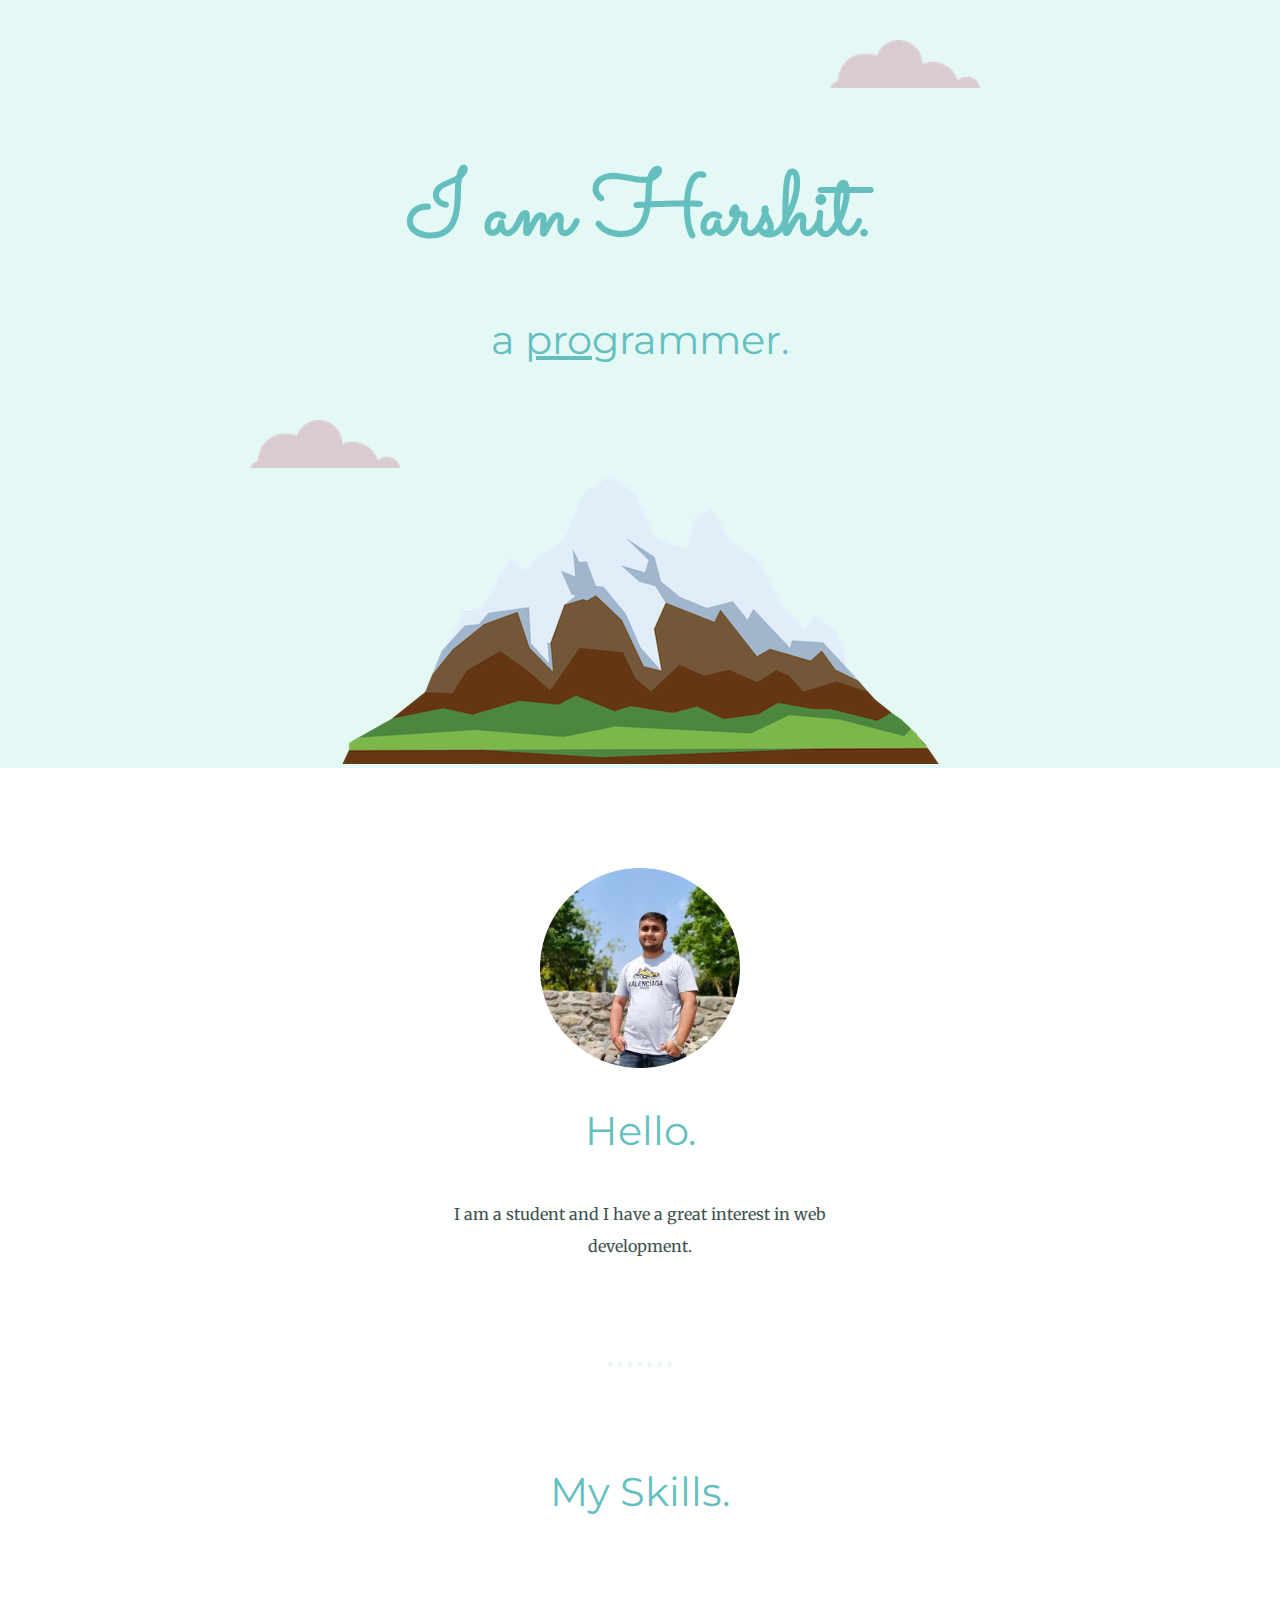
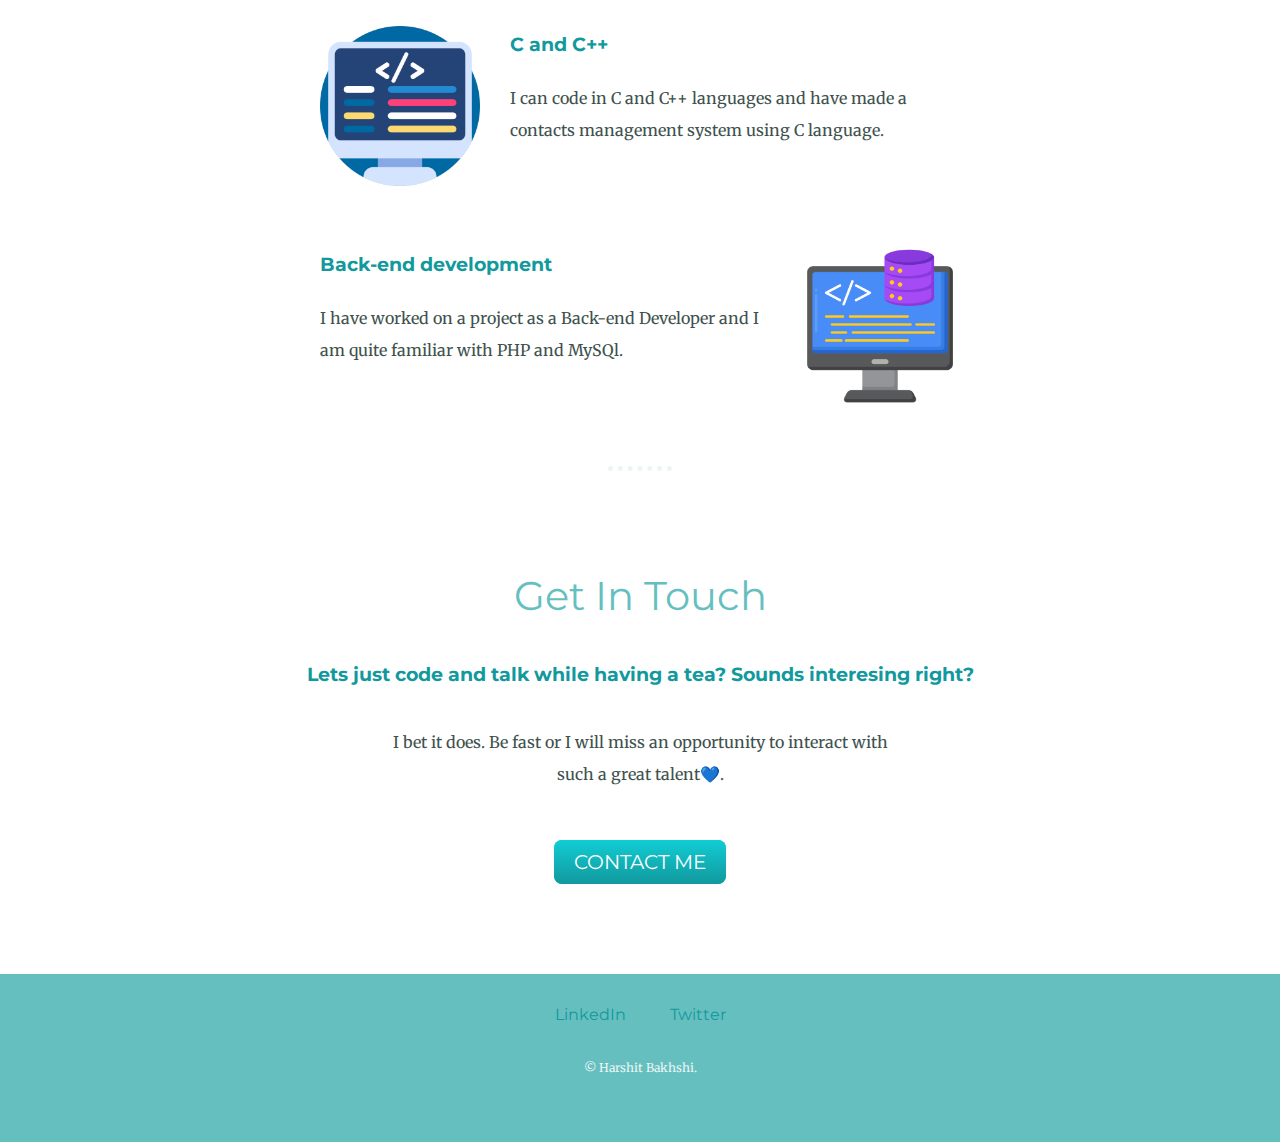
<file: aboutus.html>
<!DOCTYPE html>
<html lang="en">
<head>
    <meta charset="UTF-8">
    <meta http-equiv="X-UA-Compatible" content="IE=edge">
    <meta name="viewport" content="width=device-width, initial-scale=1.0">
    <title>Harshit Bakhshi</title>
    <link rel="stylesheet" href="aboutusstyles.css">
    <link rel="icon" href="favicon.ico">
    <link rel="preconnect" href="https://fonts.googleapis.com">
<link rel="preconnect" href="https://fonts.gstatic.com" crossorigin>
<link href="https://fonts.googleapis.com/css2?family=Merriweather&family=Montserrat&family=Sacramento&display=swap" rel="stylesheet">
</head>
<body>
    <div class="topcontainer">
    <img class="topcloud" src="images/cloud.png" alt="cloud-img">
    <h1>I am Harshit.</h1>
    <h2>a <span class="underline">pro</span>grammer.</h2>
    <img class="bottomcloud" src="images/cloud.png" alt="cloud-img">
    <img src="images/mountain.png" alt="mountain-img">
    </div>
    <div class="middle-container">
        <div class="profile">
          <img src="images/l9cX0ghP_400x400-modified.png" alt="Harshit's profile photo" width="200px">
          <h2>Hello.</h2>
          <p class="intro">I am a student and I have a great interest in web development.</p>
        </div>
        <hr>
        <div class="skills">
          <h2>My Skills.</h2>
          <div class="skill-row">
            <img class="codeimage" src="images/coding.png" alt="coding">
            <h3>C and C++</h3>
            <p >I can code in C and C++ languages and have made a contacts management system using C language.</p>
          </div>
          <div class="skill-row">
            <img class="backendimage" src="images/backend.png" alt="">
            <h3>Back-end development</h3>
            <p >I have worked on a project as a Back-end Developer and I am quite familiar with PHP and MySQl.</p>
          </div>
        </div>
        <hr>
        <div class="contact-me">
          <h2>Get In Touch</h2>
          <h3>Lets just code and talk while having a tea? Sounds interesing right? </h3>
          <p class="message">I bet it does. Be fast or I will miss an opportunity to interact with such a great talent💙.</p>
          <a class="btn" href="mailto:harshitbakshi83@gmail.com">CONTACT ME</a>
        </div>
      </div>
      
      
      <div class="bottom-container">
        <a class="footer-link" href="https://www.linkedin.com/in/harshit-bakhshi-70373722a/">LinkedIn</a>
        <a class="footer-link" href="https://twitter.com/harshit_1135">Twitter</a>
       <p class="copyright">© Harshit Bakhshi.</p>
      </div>
      
    
</body>
</html>
</file>
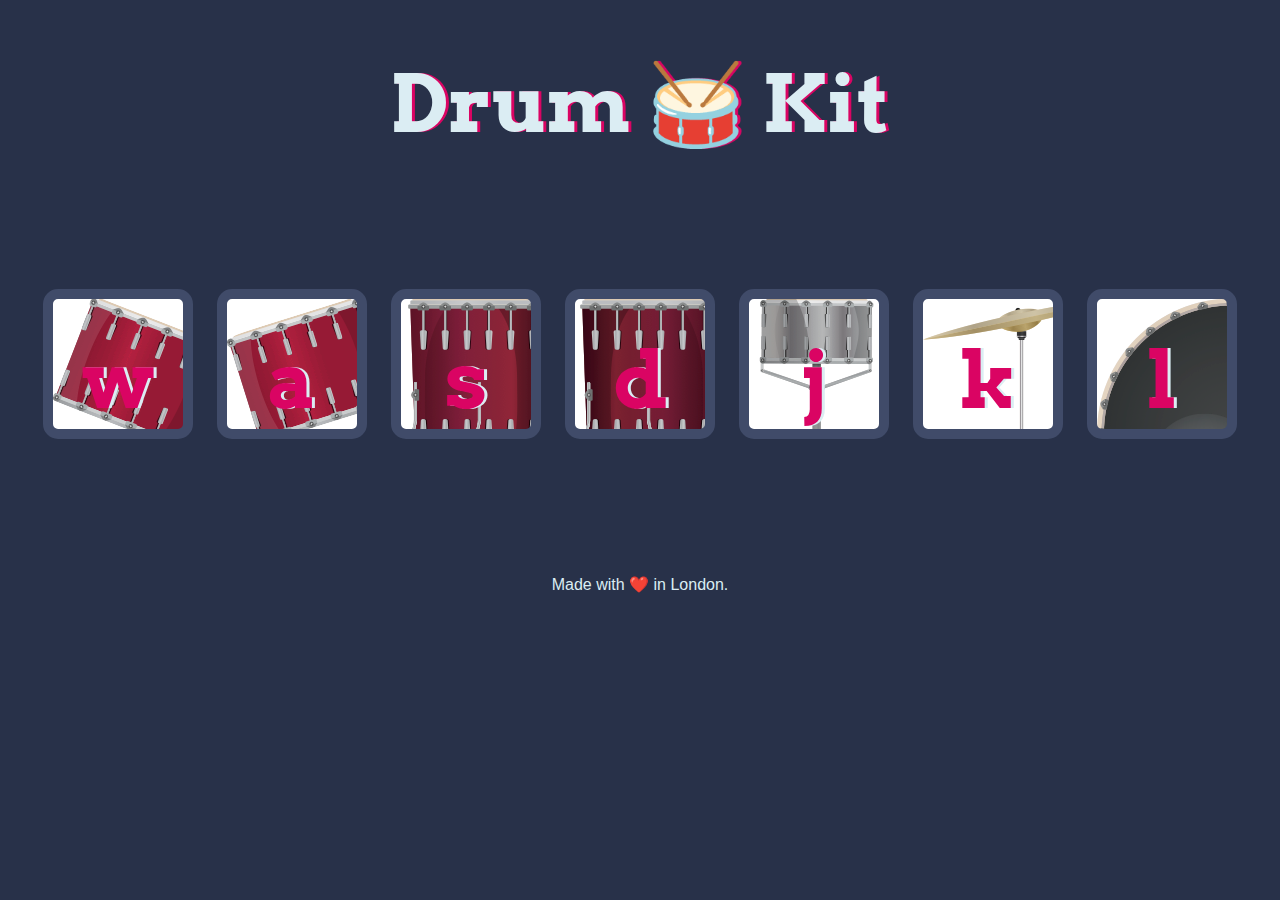
<file: drumkit.html>
<!DOCTYPE html>
<html lang="en" dir="ltr">

<head>
  <meta charset="UTF-8">
    <meta http-equiv="X-UA-Compatible" content="IE=edge">
    <meta name="viewport" content="width=device-width, initial-scale=1.0">
  <title>Drum Kit</title>
  <link rel="stylesheet" href="stylesdrum.css">
  <link href="https://fonts.googleapis.com/css?family=Arvo" rel="stylesheet">
</head>

<body>

  <h1 id="title">Drum 🥁 Kit</h1>
  <div class="set">
    <button class="w drum">w</button>
    <button class="a drum">a</button>
    <button class="s drum">s</button>
    <button class="d drum">d</button>
    <button class="j drum">j</button>
    <button class="k drum">k</button>
    <button class="l drum">l</button>
  </div>

<script src="drum.js"></script>
  <footer>
    Made with ❤️ in London.
  </footer>
</body>

</html>
</file>
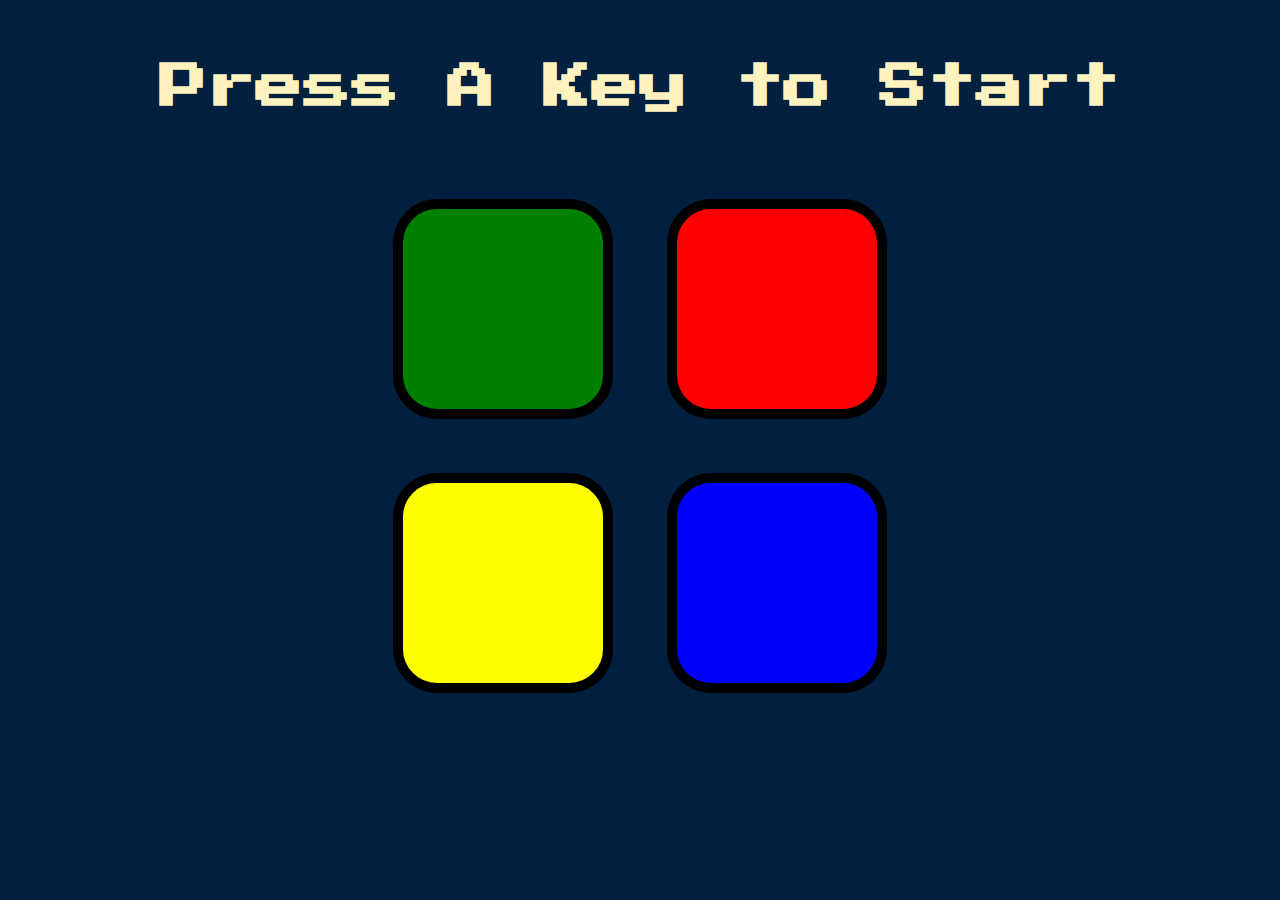
<file: simon.html>
<!DOCTYPE html>
<html lang="en" dir="ltr">

<head>
  <meta charset="UTF-8">
    <meta http-equiv="X-UA-Compatible" content="IE=edge">
    <meta name="viewport" content="width=device-width, initial-scale=1.0">
  <title>Simon</title>
  <link rel="stylesheet" href="stylessimon.css">
  <link href="https://fonts.googleapis.com/css?family=Press+Start+2P" rel="stylesheet">
</head>

<body>
  <h1 id="level-title">Press A Key to Start</h1>
  <div class="container">
    <div class="row">

      <div type="button" id="green" class="btn green">

      </div>

      <div type="button" id="red" class="btn red">

      </div>
    </div>

    <div class="row">

      <div type="button" id="yellow" class="btn yellow">

      </div>
      <div type="button" id="blue" class="btn blue">

      </div>

    </div>

  </div>

<script src="https://ajax.googleapis.com/ajax/libs/jquery/3.6.0/jquery.min.js"></script>
<script src="game.js"></script>
</body>

</html>
</file>
<file: aboutusstyles.css>
.topcontainer{
    background-color: #E4F9F5;
    position: relative;
    padding-top: 100px;
    
}
h1{
    margin-block-start: 0px;
    font-weight: bold;
    margin-inline-start: 0px;
    margin-block-end: 0px;
    margin-inline-end: 0px;
    margin: 50px auto 0 auto;
    font-family: 'Sacramento',cursive;
    font-size: 5.625rem;
    color: #66BFBF;
    
    
}
h2{
    font-family: 'Montserrat',sans-serif;
    font-size: 2.5rem;
    color:#66BFBF;
    font-weight: normal;
    padding-bottom: 10px;
    
}
h3{
    font-family: 'Montserrat',sans-serif;
    color: #11999E;
}
a{
    color:#11999E;
    text-decoration: none;
    font-family: 'Montserrat',sans-serif;
    margin: 10px 20px;
}
a:hover{
    color: #EAF6F6;
}
body{
    margin:0px;
    text-align: center;
    font-family: 'Merriweather',serif;
    color: #40514E;
}

.underline{
    text-decoration: underline;
}
.bottomcloud{
    position:absolute;
    left: 250px;
    bottom: 300px;
}
.topcloud{
    position: absolute;
    right: 300px;
    top: 40px;
}
.skill-row{
    margin: 100px auto 100px auto;
    width: 50%;
    text-align: left;
    line-height: 2;
}
.codeimage{
    width: 25%;
    float: left;
    margin-right: 30px;
}
.backendimage{
    width: 25%;
    float: right;
    margin-left: 30px;
}
hr{
    margin: 100px auto 100px auto;
    border-style:none;
    border-top-style: dotted;
    border-color: #EAF6F6;
    border-width: 5px;
    width: 5%;
}
.bottom-container{
    margin-top: 40px;
    background-color: #66BFBF;
    padding: 30px;
}
.copyright{
    color: #EAF6F6;
    font-size: 0.75rem;
    padding: 20px 0;
}
.middle-container{
    margin: 100px 0 100px 0;
}
.intro{
    width: 30%;
    margin: auto;
    line-height: 2;
}
p{
    line-height: 2;
}
.message{
    width: 40%;
    margin: 40px auto 60px;
}
.btn {
    background: #11CDD4;
    background-image: -webkit-linear-gradient(top, #11CDD4, #11999E);
    background-image: -moz-linear-gradient(top, #11CDD4, #11999E);
    background-image: -ms-linear-gradient(top, #11CDD4, #11999E);
    background-image: -o-linear-gradient(top, #11CDD4, #11999E);
    background-image: linear-gradient(to bottom, #11CDD4, #11999E);
    -webkit-border-radius: 8;
    -moz-border-radius: 8;
    border-radius: 8px;
    font-family: 'Montserrat',sans-serif;
    color: #ffffff;
    font-size: 20px;
    padding: 10px 20px 10px 20px;
    text-decoration: none;
  }
  
  .btn:hover {
    background: #30e3cB;
    background-image: -webkit-linear-gradient(top, #30e3cB, #2bc4ad);
    background-image: -moz-linear-gradient(top, #30e3cB, #2bc4ad);
    background-image: -ms-linear-gradient(top, #30e3cB, #2bc4ad);
    background-image: -o-linear-gradient(top, #30e3cB, #2bc4ad);
    background-image: linear-gradient(to bottom, #30e3cB, #2bc4ad);
    text-decoration: none;
  }
</file>
<file: stylesdrum.css>
body {
  text-align: center;
  background-color: #283149;
}

h1 {
  font-size: 5rem;
  color: #DBEDF3;
  font-family: "Arvo", cursive;
  text-shadow: 3px 0 #DA0463;

}

footer {
  color: #DBEDF3;
  font-family: sans-serif;
}

.w {
  background-image:url(images/tom1.png);
}

.a {
  background-image:url(images/tom2.png);
}

.s {
  background-image:url(images/tom3.png);
}

.d {
  background-image:url(images/tom4.png);
}

.j {
  background-image:url(images/snare.png);
}

.k {
  background-image:url(images/crash.png);
}

.l {
  background-image:url(images/kick.png);
}

.set {
  margin: 10% auto;
}

.game-over {
  background-color: red;
  opacity: 0.8;
}

.pressed {
  box-shadow: 0 3px 4px 0 #DBEDF3;
  opacity: 0.5;
}

.red {
  color: red;
}

.drum {
  outline: none;
  border: 10px solid #404B69;
  font-size: 5rem;
  font-family: 'Arvo', cursive;
  line-height: 2;
  font-weight: 900;
  color: #DA0463;
  text-shadow: 3px 0 #DBEDF3;
  border-radius: 15px;
  display: inline-block;
  width: 150px;
  height: 150px;
  text-align: center;
  margin: 10px;
  background-color: white;
}
</file>
<file: stylessimon.css>
body {
  text-align: center;
  background-color: #011F3F;
}

#level-title {
  font-family: 'Press Start 2P', cursive;
  font-size: 3rem;
  margin:  5%;
  color: #FEF2BF;
}

.container {
  display: block;
  width: 50%;
  margin: auto;

}

.btn {
  margin: 25px;
  display: inline-block;
  height: 200px;
  width: 200px;
  border: 10px solid black;
  border-radius: 20%;
}

.game-over {
  background-color: red;
  opacity: 0.8;
}

.red {
  background-color: red;
}

.green {
  background-color: green;
}

.blue {
  background-color: blue;
}

.yellow {
  background-color: yellow;
}

.pressed {
  box-shadow: 0 0 20px white;
  background-color: grey;
}
</file>
